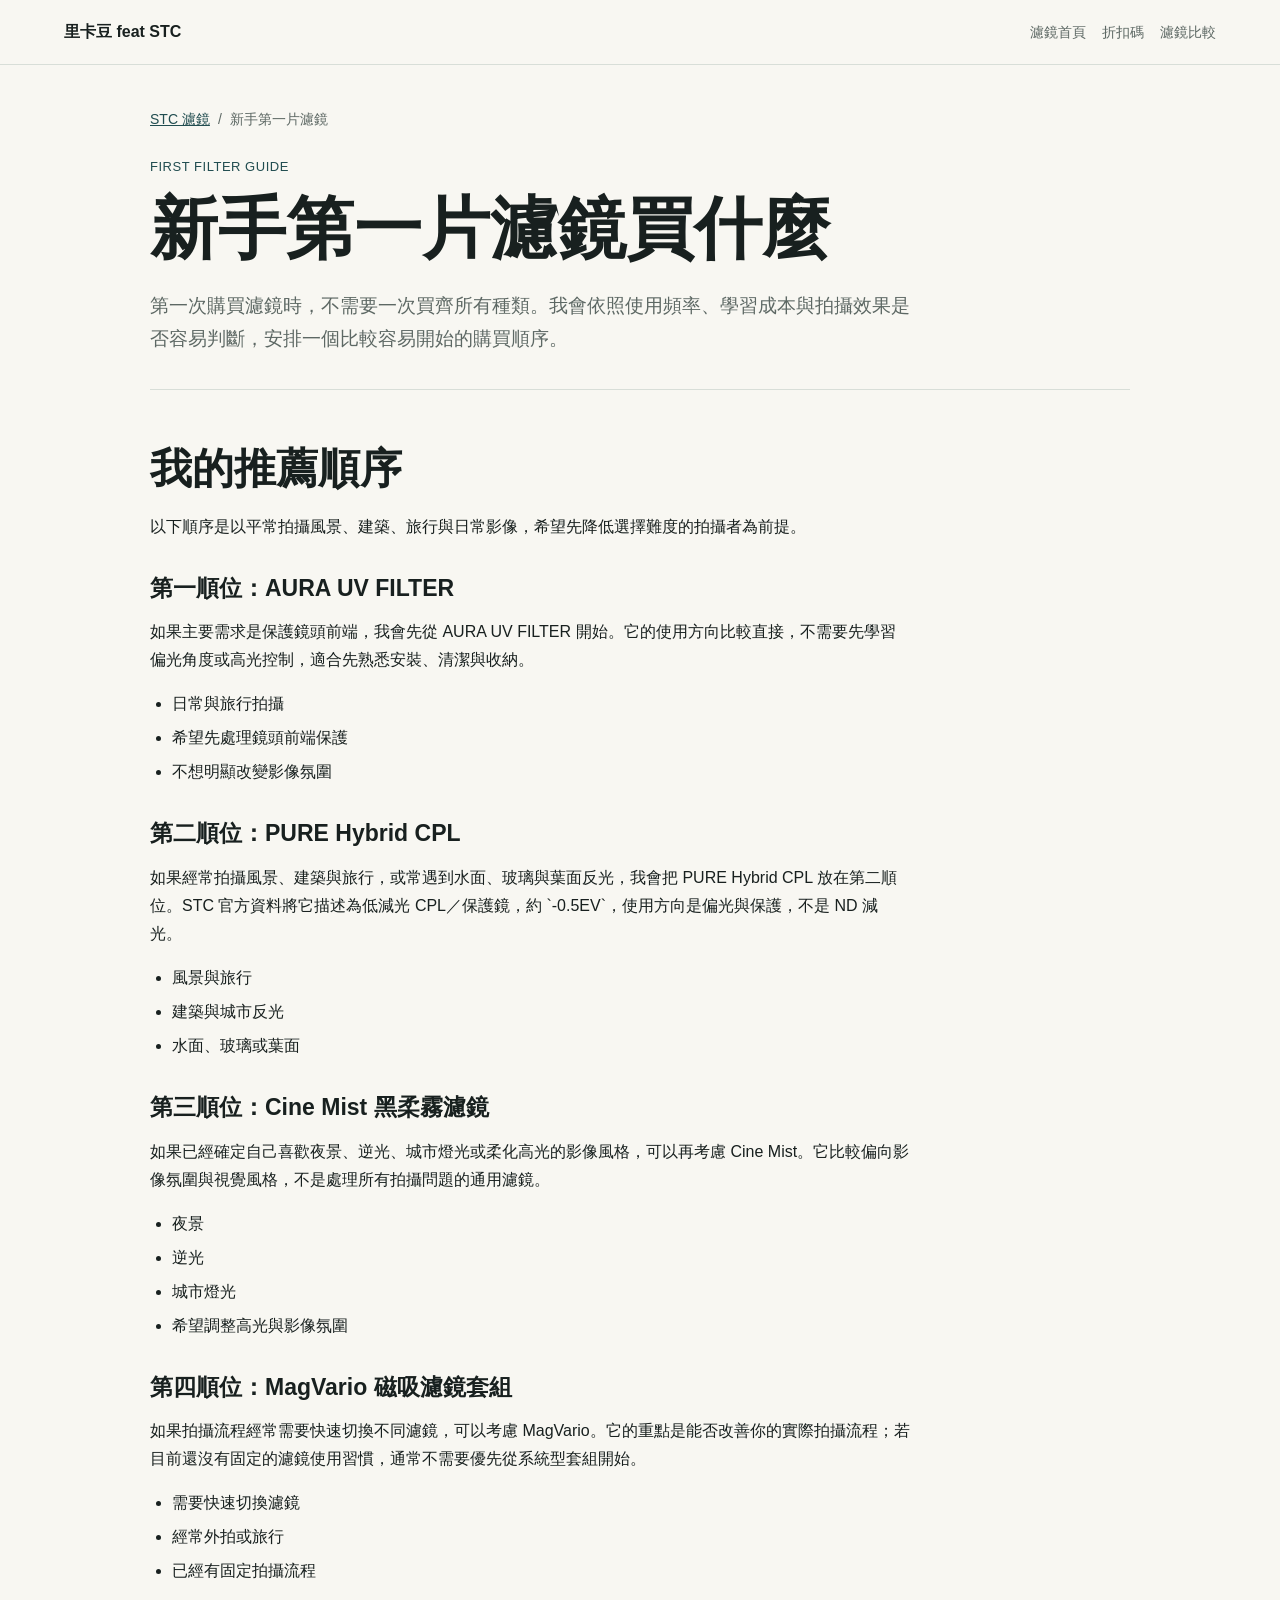
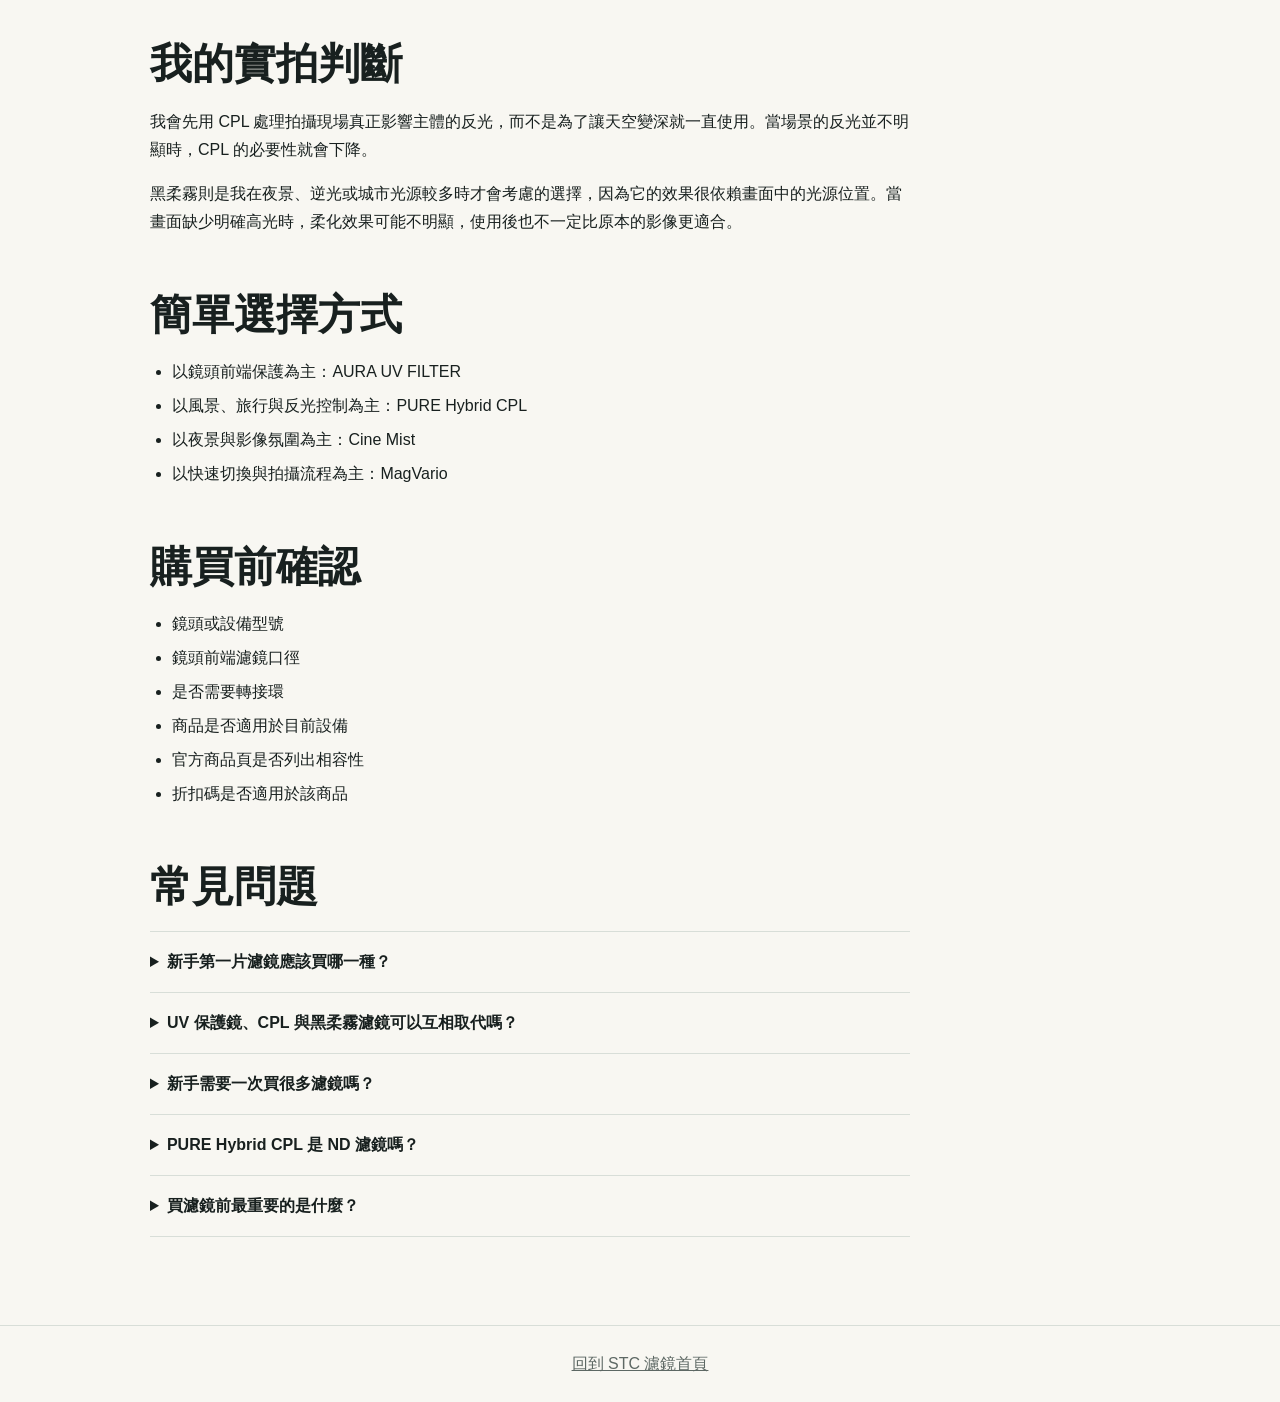
<file: first-filter-guide/index.html>
<!doctype html>
<html lang="zh-Hant">
  <head>
    <meta charset="utf-8">
    <meta name="viewport" content="width=device-width, initial-scale=1">
    <meta name="description" content="第一次購買濾鏡，可以先從拍攝題材與使用需求判斷。本頁整理保護鏡、CPL 與黑柔霧濾鏡的差異，提供新手明確的選擇順序。">
    <title>新手第一片濾鏡買什麼？從拍攝情境開始選擇｜里卡豆</title>
    <meta property="og:title" content="新手第一片濾鏡買什麼？從拍攝情境開始選擇｜里卡豆">
    <meta property="og:description" content="整理保護鏡、CPL 與黑柔霧濾鏡的差異，提供新手明確的選擇順序。">
    <meta property="og:type" content="article">
    <meta property="og:url" content="https://filters.songmatin.com/first-filter-guide/">
    <meta property="og:image" content="https://live.staticflickr.com/65535/55302584686_5efcb80398_b.jpg">
    <meta name="twitter:card" content="summary_large_image">
    <link rel="canonical" href="https://filters.songmatin.com/first-filter-guide/">
    <link rel="stylesheet" href="../assets/css/guide-pages.css">
    <script type="application/ld+json">
      {
        "@context": "https://schema.org",
        "@graph": [
          {
            "@type": "Article",
            "@id": "https://filters.songmatin.com/first-filter-guide/#article",
            "headline": "新手第一片濾鏡買什麼",
            "description": "整理保護鏡、CPL 與黑柔霧濾鏡的差異，提供新手明確的選擇順序。",
            "url": "https://filters.songmatin.com/first-filter-guide/",
            "inLanguage": "zh-Hant-TW",
            "author": { "@type": "Person", "name": "里卡豆 Ricardo" },
            "publisher": { "@type": "Person", "name": "里卡豆 Ricardo" },
            "dateModified": "2026-10-22"
          },
          {
            "@type": "BreadcrumbList",
            "itemListElement": [
              { "@type": "ListItem", "position": 1, "name": "STC 濾鏡", "item": "https://filters.songmatin.com/" },
              { "@type": "ListItem", "position": 2, "name": "新手第一片濾鏡", "item": "https://filters.songmatin.com/first-filter-guide/" }
            ]
          }
        ]
      }
    </script>
    <script async src="https://www.googletagmanager.com/gtag/js?id=G-GJKS8VHB09"></script>
    <script>
      window.dataLayer = window.dataLayer || [];
      function gtag() { dataLayer.push(arguments); }
      gtag("js", new Date());
      gtag("config", "G-GJKS8VHB09");
    </script>
  </head>
  <body class="guide-page" data-page-key="first-filter-guide">
    <header class="guide-header">
      <a class="guide-brand" href="../">里卡豆 feat STC</a>
      <nav class="guide-nav" aria-label="內容導覽">
        <a href="../">濾鏡首頁</a>
        <a href="../stc-discount/">折扣碼</a>
        <a href="../nd-cpl-black-mist-guide/">濾鏡比較</a>
      </nav>
    </header>

    <main class="guide-main">
      <nav class="guide-breadcrumbs" aria-label="麵包屑導覽">
        <a href="../">STC 濾鏡</a><span aria-hidden="true">/</span><span>新手第一片濾鏡</span>
      </nav>
      <article>
        <header class="guide-intro">
          <p class="guide-kicker">First Filter Guide</p>
          <h1>新手第一片濾鏡買什麼</h1>
          <p class="guide-lede">第一次購買濾鏡時，不需要一次買齊所有種類。我會依照使用頻率、學習成本與拍攝效果是否容易判斷，安排一個比較容易開始的購買順序。</p>
        </header>

        <section aria-labelledby="order-title">
          <h2 id="order-title">我的推薦順序</h2>
          <p>以下順序是以平常拍攝風景、建築、旅行與日常影像，希望先降低選擇難度的拍攝者為前提。</p>

          <h3>第一順位：AURA UV FILTER</h3>
          <p>如果主要需求是保護鏡頭前端，我會先從 AURA UV FILTER 開始。它的使用方向比較直接，不需要先學習偏光角度或高光控制，適合先熟悉安裝、清潔與收納。</p>
          <ul><li>日常與旅行拍攝</li><li>希望先處理鏡頭前端保護</li><li>不想明顯改變影像氛圍</li></ul>

          <h3>第二順位：PURE Hybrid CPL</h3>
          <p>如果經常拍攝風景、建築與旅行，或常遇到水面、玻璃與葉面反光，我會把 PURE Hybrid CPL 放在第二順位。STC 官方資料將它描述為低減光 CPL／保護鏡，約 `-0.5EV`，使用方向是偏光與保護，不是 ND 減光。</p>
          <ul><li>風景與旅行</li><li>建築與城市反光</li><li>水面、玻璃或葉面</li></ul>

          <h3>第三順位：Cine Mist 黑柔霧濾鏡</h3>
          <p>如果已經確定自己喜歡夜景、逆光、城市燈光或柔化高光的影像風格，可以再考慮 Cine Mist。它比較偏向影像氛圍與視覺風格，不是處理所有拍攝問題的通用濾鏡。</p>
          <ul><li>夜景</li><li>逆光</li><li>城市燈光</li><li>希望調整高光與影像氛圍</li></ul>

          <h3>第四順位：MagVario 磁吸濾鏡套組</h3>
          <p>如果拍攝流程經常需要快速切換不同濾鏡，可以考慮 MagVario。它的重點是能否改善你的實際拍攝流程；若目前還沒有固定的濾鏡使用習慣，通常不需要優先從系統型套組開始。</p>
          <ul><li>需要快速切換濾鏡</li><li>經常外拍或旅行</li><li>已經有固定拍攝流程</li></ul>
        </section>

        <section aria-labelledby="experience-title">
          <h2 id="experience-title">我的實拍判斷</h2>
          <p>我會先用 CPL 處理拍攝現場真正影響主體的反光，而不是為了讓天空變深就一直使用。當場景的反光並不明顯時，CPL 的必要性就會下降。</p>
          <p>黑柔霧則是我在夜景、逆光或城市光源較多時才會考慮的選擇，因為它的效果很依賴畫面中的光源位置。當畫面缺少明確高光時，柔化效果可能不明顯，使用後也不一定比原本的影像更適合。</p>
        </section>

        <section aria-labelledby="choose-title">
          <h2 id="choose-title">簡單選擇方式</h2>
          <ul>
            <li>以鏡頭前端保護為主：AURA UV FILTER</li>
            <li>以風景、旅行與反光控制為主：PURE Hybrid CPL</li>
            <li>以夜景與影像氛圍為主：Cine Mist</li>
            <li>以快速切換與拍攝流程為主：MagVario</li>
          </ul>
        </section>

        <section aria-labelledby="check-title">
          <h2 id="check-title">購買前確認</h2>
          <ul>
            <li>鏡頭或設備型號</li>
            <li>鏡頭前端濾鏡口徑</li>
            <li>是否需要轉接環</li>
            <li>商品是否適用於目前設備</li>
            <li>官方商品頁是否列出相容性</li>
            <li>折扣碼是否適用於該商品</li>
          </ul>
        </section>

        <section class="guide-faq" aria-labelledby="faq-title">
          <h2 id="faq-title">常見問題</h2>
          <details><summary>新手第一片濾鏡應該買哪一種？</summary><p>如果主要需求是鏡頭前端保護，可以先從 AURA UV FILTER 開始；如果主要拍攝風景、旅行或反光場景，可以優先考慮 PURE Hybrid CPL。</p></details>
          <details><summary>UV 保護鏡、CPL 與黑柔霧濾鏡可以互相取代嗎？</summary><p>不能。三者的使用目的不同，分別偏向鏡頭保護、反光控制與影像氛圍。</p></details>
          <details><summary>新手需要一次買很多濾鏡嗎？</summary><p>不需要。先從最常遇到的拍攝問題開始，確認自己真的會使用，再逐步補充其他類型。</p></details>
          <details><summary>PURE Hybrid CPL 是 ND 濾鏡嗎？</summary><p>不是。STC 官方將 PURE Hybrid CPL 定位為低減光 CPL／保護鏡，ND 則是另外的產品類型。</p></details>
          <details><summary>買濾鏡前最重要的是什麼？</summary><p>先確認設備相容性與鏡頭濾鏡口徑，再依照自己的拍攝題材選擇濾鏡類型。</p></details>
        </section>
      </article>
    </main>

    <footer class="guide-footer"><a href="../">回到 STC 濾鏡首頁</a></footer>
    <script src="../assets/js/main.js"></script>
  </body>
</html>
</file>
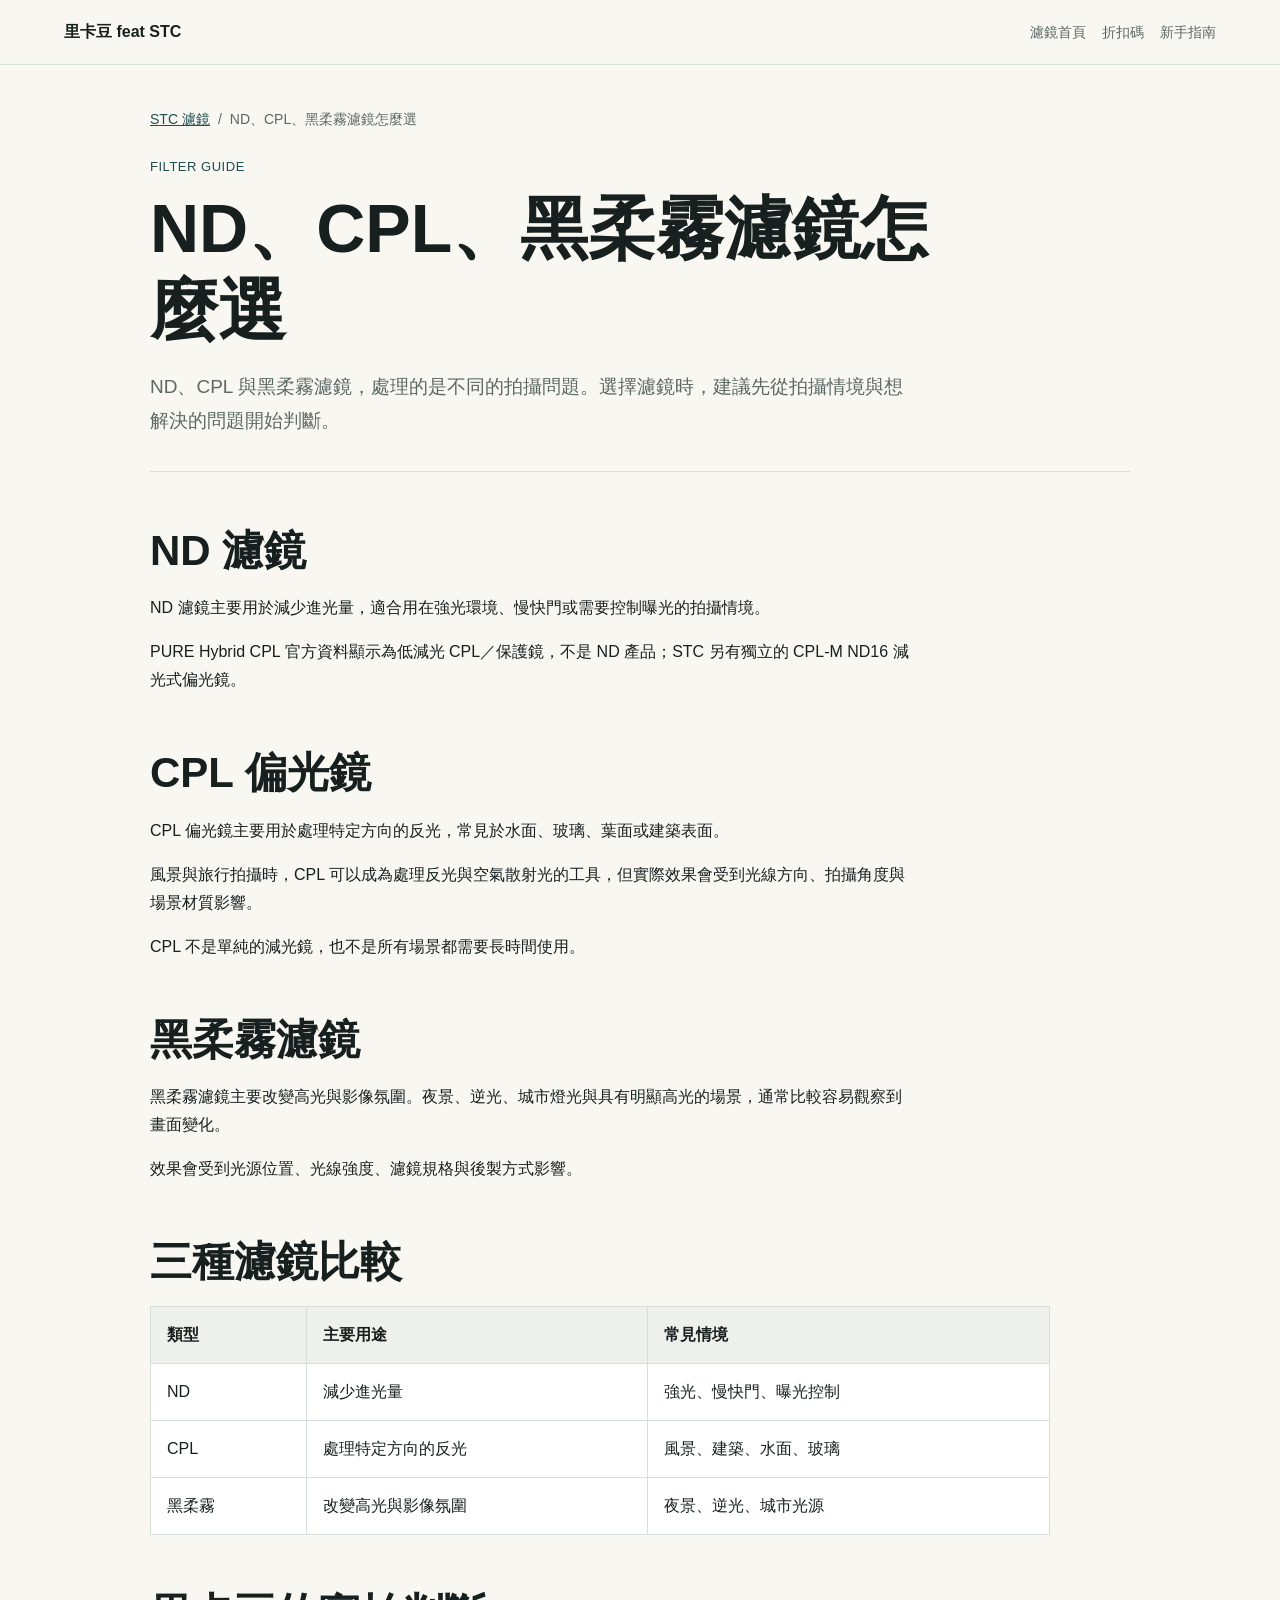
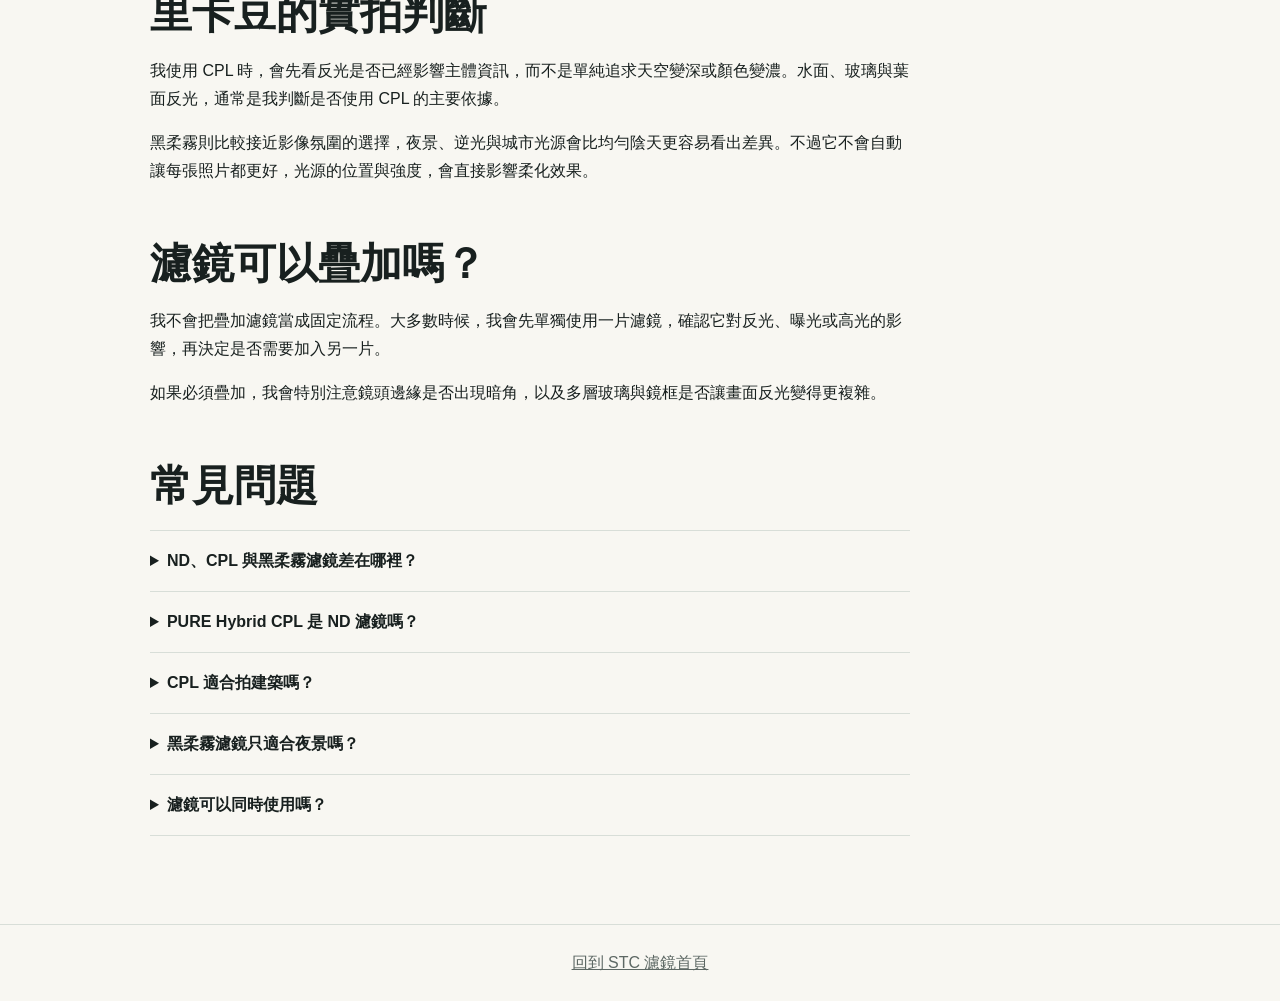
<file: nd-cpl-black-mist-guide/index.html>
<!doctype html>
<html lang="zh-Hant">
  <head>
    <meta charset="utf-8">
    <meta name="viewport" content="width=device-width, initial-scale=1">
    <meta name="description" content="ND、CPL 與黑柔霧濾鏡的用途不同。本頁從風景、建築、旅行與夜景拍攝情境，整理各類濾鏡的選擇方向。">
    <title>ND、CPL、黑柔霧濾鏡怎麼選？拍攝情境比較｜里卡豆</title>
    <meta property="og:title" content="ND、CPL、黑柔霧濾鏡怎麼選？拍攝情境比較｜里卡豆">
    <meta property="og:description" content="從風景、建築、旅行與夜景拍攝情境，整理 ND、CPL 與黑柔霧濾鏡的選擇方向。">
    <meta property="og:type" content="article">
    <meta property="og:url" content="https://filters.songmatin.com/nd-cpl-black-mist-guide/">
    <meta property="og:image" content="https://live.staticflickr.com/65535/55302584686_5efcb80398_b.jpg">
    <meta name="twitter:card" content="summary_large_image">
    <link rel="canonical" href="https://filters.songmatin.com/nd-cpl-black-mist-guide/">
    <link rel="stylesheet" href="../assets/css/guide-pages.css">
    <script type="application/ld+json">
      {
        "@context": "https://schema.org",
        "@graph": [
          {
            "@type": "Article",
            "@id": "https://filters.songmatin.com/nd-cpl-black-mist-guide/#article",
            "headline": "ND、CPL、黑柔霧濾鏡怎麼選",
            "description": "從風景、建築、旅行與夜景拍攝情境，整理 ND、CPL 與黑柔霧濾鏡的選擇方向。",
            "url": "https://filters.songmatin.com/nd-cpl-black-mist-guide/",
            "inLanguage": "zh-Hant-TW",
            "author": { "@type": "Person", "name": "里卡豆 Ricardo" },
            "publisher": { "@type": "Person", "name": "里卡豆 Ricardo" },
            "dateModified": "2026-10-22"
          },
          {
            "@type": "BreadcrumbList",
            "itemListElement": [
              { "@type": "ListItem", "position": 1, "name": "STC 濾鏡", "item": "https://filters.songmatin.com/" },
              { "@type": "ListItem", "position": 2, "name": "ND、CPL、黑柔霧濾鏡怎麼選", "item": "https://filters.songmatin.com/nd-cpl-black-mist-guide/" }
            ]
          }
        ]
      }
    </script>
    <script async src="https://www.googletagmanager.com/gtag/js?id=G-GJKS8VHB09"></script>
    <script>
      window.dataLayer = window.dataLayer || [];
      function gtag() { dataLayer.push(arguments); }
      gtag("js", new Date());
      gtag("config", "G-GJKS8VHB09");
    </script>
  </head>
  <body class="guide-page" data-page-key="nd-cpl-black-mist-guide">
    <header class="guide-header">
      <a class="guide-brand" href="../">里卡豆 feat STC</a>
      <nav class="guide-nav" aria-label="內容導覽">
        <a href="../">濾鏡首頁</a>
        <a href="../stc-discount/">折扣碼</a>
        <a href="../first-filter-guide/">新手指南</a>
      </nav>
    </header>

    <main class="guide-main">
      <nav class="guide-breadcrumbs" aria-label="麵包屑導覽">
        <a href="../">STC 濾鏡</a><span aria-hidden="true">/</span><span>ND、CPL、黑柔霧濾鏡怎麼選</span>
      </nav>
      <article>
        <header class="guide-intro">
          <p class="guide-kicker">Filter Guide</p>
          <h1>ND、CPL、黑柔霧濾鏡怎麼選</h1>
          <p class="guide-lede">ND、CPL 與黑柔霧濾鏡，處理的是不同的拍攝問題。選擇濾鏡時，建議先從拍攝情境與想解決的問題開始判斷。</p>
        </header>

        <section aria-labelledby="nd-title">
          <h2 id="nd-title">ND 濾鏡</h2>
          <p>ND 濾鏡主要用於減少進光量，適合用在強光環境、慢快門或需要控制曝光的拍攝情境。</p>
          <p>PURE Hybrid CPL 官方資料顯示為低減光 CPL／保護鏡，不是 ND 產品；STC 另有獨立的 CPL-M ND16 減光式偏光鏡。</p>
        </section>

        <section aria-labelledby="cpl-title">
          <h2 id="cpl-title">CPL 偏光鏡</h2>
          <p>CPL 偏光鏡主要用於處理特定方向的反光，常見於水面、玻璃、葉面或建築表面。</p>
          <p>風景與旅行拍攝時，CPL 可以成為處理反光與空氣散射光的工具，但實際效果會受到光線方向、拍攝角度與場景材質影響。</p>
          <p>CPL 不是單純的減光鏡，也不是所有場景都需要長時間使用。</p>
        </section>

        <section aria-labelledby="mist-title">
          <h2 id="mist-title">黑柔霧濾鏡</h2>
          <p>黑柔霧濾鏡主要改變高光與影像氛圍。夜景、逆光、城市燈光與具有明顯高光的場景，通常比較容易觀察到畫面變化。</p>
          <p>效果會受到光源位置、光線強度、濾鏡規格與後製方式影響。</p>
        </section>

        <section aria-labelledby="compare-title">
          <h2 id="compare-title">三種濾鏡比較</h2>
          <div class="guide-table-wrap">
            <table>
              <thead><tr><th>類型</th><th>主要用途</th><th>常見情境</th></tr></thead>
              <tbody>
                <tr><td>ND</td><td>減少進光量</td><td>強光、慢快門、曝光控制</td></tr>
                <tr><td>CPL</td><td>處理特定方向的反光</td><td>風景、建築、水面、玻璃</td></tr>
                <tr><td>黑柔霧</td><td>改變高光與影像氛圍</td><td>夜景、逆光、城市光源</td></tr>
              </tbody>
            </table>
          </div>
        </section>

        <section aria-labelledby="experience-title">
          <h2 id="experience-title">里卡豆的實拍判斷</h2>
          <p>我使用 CPL 時，會先看反光是否已經影響主體資訊，而不是單純追求天空變深或顏色變濃。水面、玻璃與葉面反光，通常是我判斷是否使用 CPL 的主要依據。</p>
          <p>黑柔霧則比較接近影像氛圍的選擇，夜景、逆光與城市光源會比均勻陰天更容易看出差異。不過它不會自動讓每張照片都更好，光源的位置與強度，會直接影響柔化效果。</p>
        </section>

        <section aria-labelledby="stack-title">
          <h2 id="stack-title">濾鏡可以疊加嗎？</h2>
          <p>我不會把疊加濾鏡當成固定流程。大多數時候，我會先單獨使用一片濾鏡，確認它對反光、曝光或高光的影響，再決定是否需要加入另一片。</p>
          <p>如果必須疊加，我會特別注意鏡頭邊緣是否出現暗角，以及多層玻璃與鏡框是否讓畫面反光變得更複雜。</p>
        </section>

        <section class="guide-faq" aria-labelledby="faq-title">
          <h2 id="faq-title">常見問題</h2>
          <details><summary>ND、CPL 與黑柔霧濾鏡差在哪裡？</summary><p>ND 主要控制進光量，CPL 主要處理特定方向的反光，黑柔霧濾鏡則改變高光與影像氛圍。</p></details>
          <details><summary>PURE Hybrid CPL 是 ND 濾鏡嗎？</summary><p>不是。STC 官方將 PURE Hybrid CPL 定位為低減光 CPL／保護鏡，ND 產品則是另外的產品類型。</p></details>
          <details><summary>CPL 適合拍建築嗎？</summary><p>建築拍攝可能遇到玻璃、金屬或其他反光表面。CPL 是否適合，要看當時光線方向與拍攝角度。</p></details>
          <details><summary>黑柔霧濾鏡只適合夜景嗎？</summary><p>不一定。逆光、城市燈光與其他具有明顯高光的場景，也可能觀察到不同效果。</p></details>
          <details><summary>濾鏡可以同時使用嗎？</summary><p>可以依照拍攝需求考慮，但需要注意鏡頭口徑、鏡框厚度、暗角與反光問題。實際使用時，先單獨測試通常比較容易控制結果。</p></details>
        </section>
      </article>
    </main>

    <footer class="guide-footer"><a href="../">回到 STC 濾鏡首頁</a></footer>
    <script src="../assets/js/main.js"></script>
  </body>
</html>
</file>
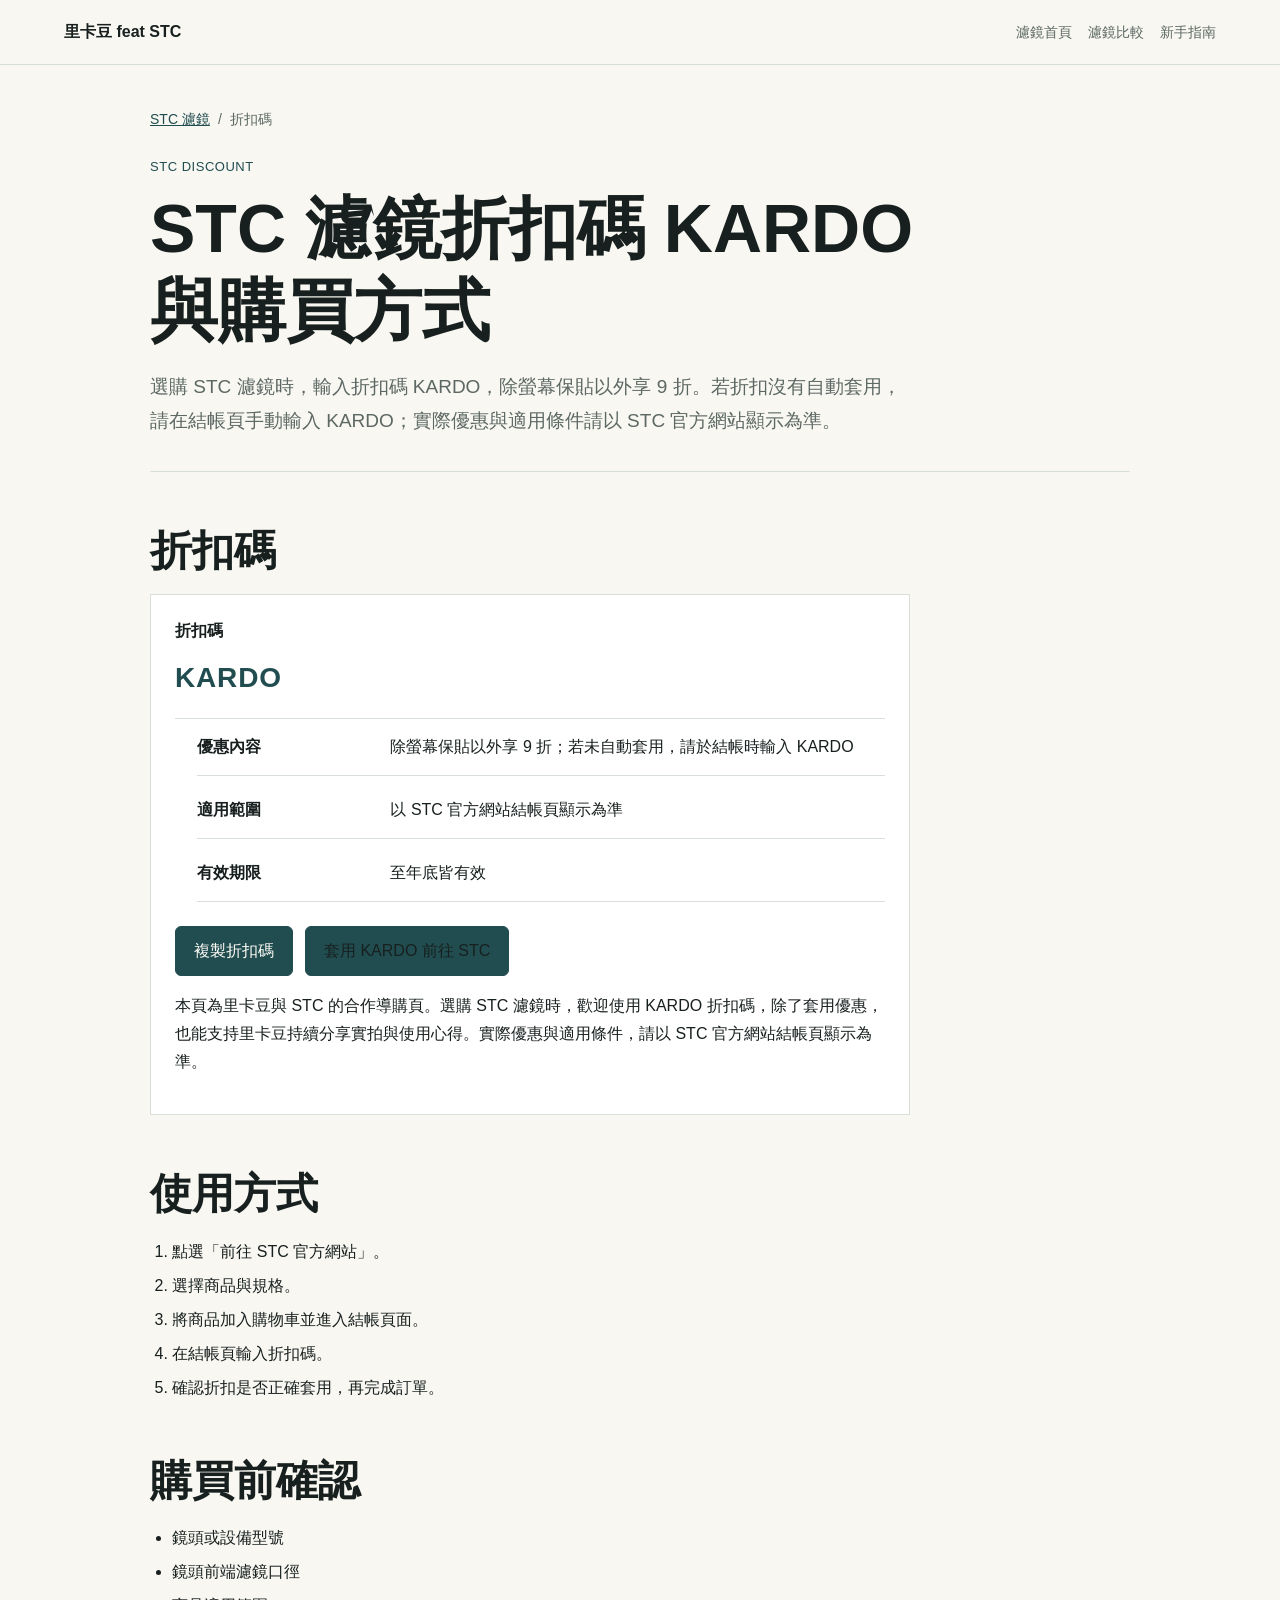
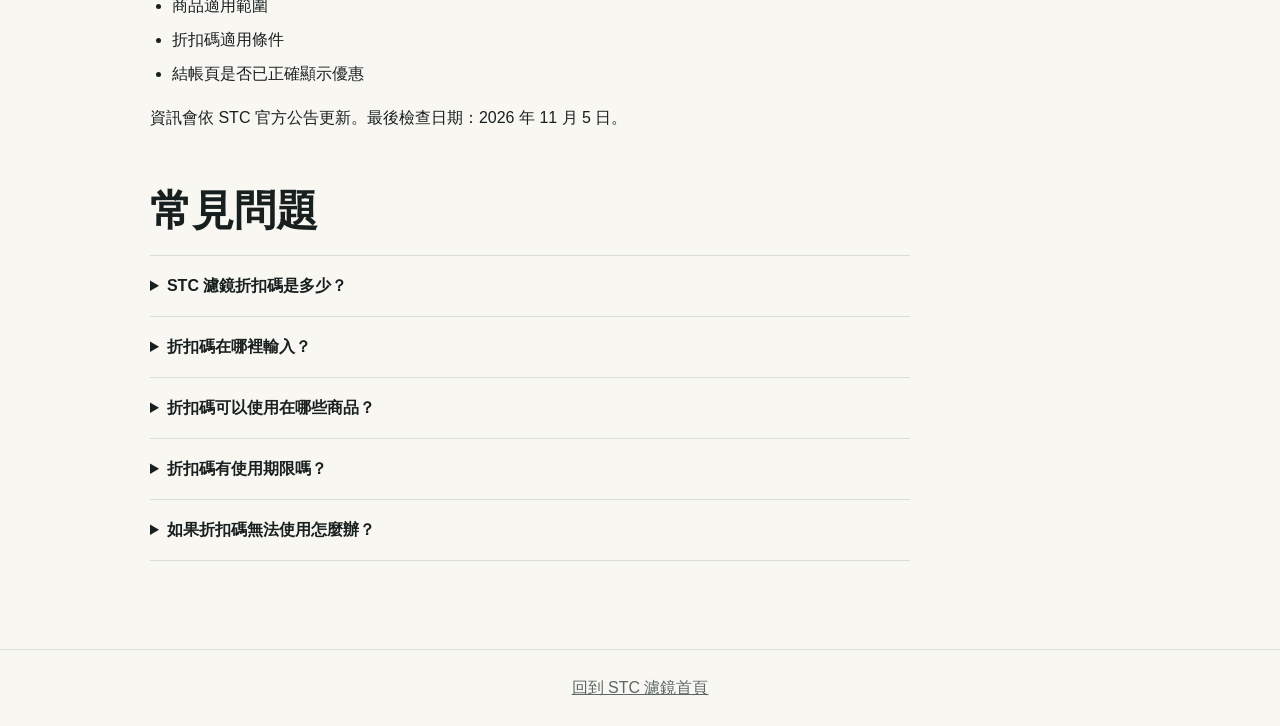
<file: stc-discount/index.html>
<!doctype html>
<html lang="zh-Hant">
  <head>
    <meta charset="utf-8">
    <meta name="viewport" content="width=device-width, initial-scale=1">
    <meta name="description" content="STC 濾鏡折扣碼 KARDO：除螢幕保貼以外享 9 折。查看使用方式、適用條件與前往 STC 官方網站的導購連結。">
    <title>STC 濾鏡折扣碼 KARDO｜里卡豆合作優惠與購買方式</title>
    <meta property="og:title" content="STC 濾鏡折扣碼 KARDO｜里卡豆合作優惠與購買方式">
    <meta property="og:description" content="STC 濾鏡折扣碼 KARDO，除螢幕保貼以外享 9 折。查看使用方式與官方購買入口。">
    <meta property="og:type" content="article">
    <meta property="og:url" content="https://filters.songmatin.com/stc-discount/">
    <meta property="og:image" content="https://live.staticflickr.com/65535/55302584686_5efcb80398_b.jpg">
    <meta name="twitter:card" content="summary_large_image">
    <link rel="canonical" href="https://filters.songmatin.com/stc-discount/">
    <link rel="stylesheet" href="../assets/css/guide-pages.css">
    <script type="application/ld+json">
      {
        "@context": "https://schema.org",
        "@graph": [
          {
            "@type": "Article",
            "@id": "https://filters.songmatin.com/stc-discount/#article",
            "headline": "STC 濾鏡折扣碼 KARDO 與購買方式",
            "description": "STC 濾鏡折扣碼 KARDO，除螢幕保貼以外享 9 折；查看使用方式與官方購買入口。",
            "url": "https://filters.songmatin.com/stc-discount/",
            "inLanguage": "zh-Hant-TW",
            "author": { "@type": "Person", "name": "里卡豆 Ricardo" },
            "publisher": { "@type": "Person", "name": "里卡豆 Ricardo" },
            "dateModified": "2026-11-05"
          },
          {
            "@type": "BreadcrumbList",
            "itemListElement": [
              { "@type": "ListItem", "position": 1, "name": "STC 濾鏡", "item": "https://filters.songmatin.com/" },
              { "@type": "ListItem", "position": 2, "name": "STC 濾鏡折扣碼", "item": "https://filters.songmatin.com/stc-discount/" }
            ]
          }
        ]
      }
    </script>
    <script async src="https://www.googletagmanager.com/gtag/js?id=G-GJKS8VHB09"></script>
    <script>
      window.dataLayer = window.dataLayer || [];
      function gtag() { dataLayer.push(arguments); }
      gtag("js", new Date());
      gtag("config", "G-GJKS8VHB09");
    </script>
  </head>
  <body class="guide-page" data-page-key="stc-discount">
    <header class="guide-header">
      <a class="guide-brand" href="../">里卡豆 feat STC</a>
      <nav class="guide-nav" aria-label="內容導覽">
        <a href="../">濾鏡首頁</a>
        <a href="../nd-cpl-black-mist-guide/">濾鏡比較</a>
        <a href="../first-filter-guide/">新手指南</a>
      </nav>
    </header>

    <main class="guide-main">
      <nav class="guide-breadcrumbs" aria-label="麵包屑導覽">
        <a href="../">STC 濾鏡</a><span aria-hidden="true">/</span><span>折扣碼</span>
      </nav>

      <article>
        <header class="guide-intro">
          <p class="guide-kicker">STC Discount</p>
          <h1>STC 濾鏡折扣碼 KARDO 與購買方式</h1>
          <p class="guide-lede">選購 STC 濾鏡時，輸入折扣碼 KARDO，除螢幕保貼以外享 9 折。若折扣沒有自動套用，請在結帳頁手動輸入 KARDO；實際優惠與適用條件請以 STC 官方網站顯示為準。</p>
        </header>

        <section aria-labelledby="discount-code-title">
          <h2 id="discount-code-title">折扣碼</h2>
          <div class="guide-code-card">
            <strong>折扣碼</strong>
            <span class="guide-code-value">KARDO</span>
            <ul class="guide-detail-list">
              <li><strong>優惠內容</strong><span>除螢幕保貼以外享 9 折；若未自動套用，請於結帳時輸入 KARDO</span></li>
              <li><strong>適用範圍</strong><span>以 STC 官方網站結帳頁顯示為準</span></li>
              <li><strong>有效期限</strong><span>至年底皆有效</span></li>
            </ul>
            <div class="guide-cta-row">
              <button class="guide-button" type="button" data-copy-discount="KARDO">複製折扣碼</button>
              <a class="guide-button" data-button-position="discount_page_stc" href="https://tw.stcoptics.com/discount/KARDO?redirect=%2Fcollections%2Flens-filters-1" rel="noopener" target="_blank">套用 KARDO 前往 STC</a>
            </div>
            <p>本頁為里卡豆與 STC 的合作導購頁。選購 STC 濾鏡時，歡迎使用 KARDO 折扣碼，除了套用優惠，也能支持里卡豆持續分享實拍與使用心得。實際優惠與適用條件，請以 STC 官方網站結帳頁顯示為準。</p>
          </div>
        </section>

        <section aria-labelledby="how-to-use-title">
          <h2 id="how-to-use-title">使用方式</h2>
          <ol>
            <li>點選「前往 STC 官方網站」。</li>
            <li>選擇商品與規格。</li>
            <li>將商品加入購物車並進入結帳頁面。</li>
            <li>在結帳頁輸入折扣碼。</li>
            <li>確認折扣是否正確套用，再完成訂單。</li>
          </ol>
        </section>

        <section aria-labelledby="before-buy-title">
          <h2 id="before-buy-title">購買前確認</h2>
          <ul>
            <li>鏡頭或設備型號</li>
            <li>鏡頭前端濾鏡口徑</li>
            <li>商品適用範圍</li>
            <li>折扣碼適用條件</li>
            <li>結帳頁是否已正確顯示優惠</li>
          </ul>
          <p>資訊會依 STC 官方公告更新。最後檢查日期：2026 年 11 月 5 日。</p>
        </section>

        <section class="guide-faq" aria-labelledby="faq-title">
          <h2 id="faq-title">常見問題</h2>
          <details><summary>STC 濾鏡折扣碼是多少？</summary><p>目前折扣碼為：KARDO。實際適用方式與優惠內容，請以 STC 官方網站結帳頁顯示為準。</p></details>
          <details><summary>折扣碼在哪裡輸入？</summary><p>請在 STC 官方網站結帳頁輸入折扣碼，並確認優惠是否已正確套用。</p></details>
          <details><summary>折扣碼可以使用在哪些商品？</summary><p>請依 STC 官方網站結帳頁顯示的適用條件為準。</p></details>
          <details><summary>折扣碼有使用期限嗎？</summary><p>目前至年底皆有效；實際狀態仍以 STC 官方網站結帳頁顯示為準。</p></details>
          <details><summary>如果折扣碼無法使用怎麼辦？</summary><p>請先確認商品不是螢幕保貼，再於結帳頁輸入 KARDO；實際優惠與適用條件，請以 STC 官方網站結帳頁顯示為準。</p></details>
        </section>
      </article>
    </main>

    <footer class="guide-footer"><a href="../">回到 STC 濾鏡首頁</a></footer>
    <script src="../assets/js/main.js"></script>
  </body>
</html>
</file>
<file: assets/css/guide-pages.css>
:root {
  --guide-ink: #18201f;
  --guide-muted: #5d6864;
  --guide-line: #d8ded8;
  --guide-paper: #f8f7f2;
  --guide-surface: #ffffff;
  --guide-accent: #2f6f73;
  --guide-accent-dark: #214d50;
  --guide-latin: "Allomira - Professional Modern Sans", "Allomira", "Avenir Next", "Helvetica Neue", Arial, sans-serif;
  --guide-zh: "金萱 3 分糖", "金萱三分糖", "Jin Xuan 3", "jf-jinxuan", "Noto Sans TC", -apple-system, BlinkMacSystemFont, "Segoe UI", sans-serif;
}

.guide-page {
  margin: 0;
  background: var(--guide-paper);
  color: var(--guide-ink);
  font-family: var(--guide-zh);
  line-height: 1.75;
}

.guide-page * {
  box-sizing: border-box;
}

.guide-page a {
  color: inherit;
}

.guide-header {
  position: sticky;
  top: 0;
  z-index: 10;
  display: flex;
  align-items: center;
  justify-content: space-between;
  gap: 24px;
  padding: 18px clamp(20px, 5vw, 64px);
  background: rgba(248, 247, 242, 0.94);
  border-bottom: 1px solid var(--guide-line);
  backdrop-filter: blur(16px);
}

.guide-brand {
  font-weight: 700;
  text-decoration: none;
}

.guide-nav {
  display: flex;
  flex-wrap: wrap;
  gap: 16px;
  color: var(--guide-muted);
  font-size: 14px;
}

.guide-nav a {
  text-decoration: none;
}

.guide-main {
  width: min(100% - 40px, 980px);
  margin: 0 auto;
  padding: 42px 0 88px;
}

.guide-breadcrumbs {
  display: flex;
  flex-wrap: wrap;
  gap: 8px;
  margin-bottom: 24px;
  color: var(--guide-muted);
  font-size: 14px;
}

.guide-breadcrumbs a {
  color: var(--guide-accent-dark);
}

.guide-intro {
  margin-bottom: 44px;
  padding-bottom: 34px;
  border-bottom: 1px solid var(--guide-line);
}

.guide-kicker {
  margin: 0 0 10px;
  color: var(--guide-accent-dark);
  font-family: var(--guide-latin);
  font-size: 13px;
  letter-spacing: 0.04em;
  text-transform: uppercase;
}

.guide-page h1,
.guide-page h2,
.guide-page h3 {
  line-height: 1.2;
}

.guide-page h1 {
  max-width: 780px;
  margin: 0 0 18px;
  font-size: clamp(36px, 6vw, 68px);
}

.guide-page h2 {
  margin: 54px 0 18px;
  font-size: clamp(26px, 4vw, 42px);
}

.guide-page h3 {
  margin: 34px 0 10px;
  font-size: 23px;
}

.guide-lede {
  max-width: 760px;
  margin-bottom: 0;
  color: var(--guide-muted);
  font-size: 19px;
}

.guide-page p {
  max-width: 760px;
}

.guide-page ul,
.guide-page ol {
  max-width: 760px;
  padding-left: 1.4em;
}

.guide-page li + li {
  margin-top: 6px;
}

.guide-disclosure,
.guide-code-card,
.guide-callout {
  max-width: 760px;
  padding: 22px 24px;
  border: 1px solid var(--guide-line);
  background: var(--guide-surface);
}

.guide-disclosure {
  margin-top: 28px;
  color: var(--guide-muted);
}

.guide-code-card {
  margin-top: 14px;
}

.guide-code-value {
  display: block;
  margin: 8px 0 16px;
  color: var(--guide-accent-dark);
  font-family: var(--guide-latin);
  font-size: 28px;
  font-weight: 700;
  letter-spacing: 0.03em;
}

.guide-detail-list {
  max-width: 760px;
  margin: 0;
  padding: 0;
  list-style: none;
  border-top: 1px solid var(--guide-line);
}

.guide-detail-list li {
  display: grid;
  grid-template-columns: minmax(130px, 0.35fr) 1fr;
  gap: 20px;
  padding: 14px 0;
  border-bottom: 1px solid var(--guide-line);
}

.guide-detail-list strong {
  font-weight: 700;
}

.guide-button,
.guide-text-link {
  display: inline-flex;
  align-items: center;
  min-height: 44px;
  padding: 10px 18px;
  border-radius: 6px;
  font-weight: 700;
  text-decoration: none;
}

.guide-button {
  border: 1px solid var(--guide-accent-dark);
  background: var(--guide-accent-dark);
  color: #fffdf7;
  cursor: pointer;
  font: inherit;
}

.guide-button:hover,
.guide-button:focus-visible {
  background: var(--guide-accent);
}

.guide-button[aria-disabled="true"] {
  cursor: not-allowed;
  opacity: 0.62;
}

.guide-text-link {
  color: var(--guide-accent-dark);
  border: 1px solid var(--guide-line);
}

.guide-cta-row {
  display: flex;
  flex-wrap: wrap;
  gap: 12px;
  margin-top: 24px;
}

.guide-table-wrap {
  max-width: 900px;
  overflow-x: auto;
}

.guide-page table {
  width: 100%;
  min-width: 600px;
  border-collapse: collapse;
  background: var(--guide-surface);
}

.guide-page th,
.guide-page td {
  padding: 14px 16px;
  border: 1px solid var(--guide-line);
  text-align: left;
  vertical-align: top;
}

.guide-page th {
  background: #eef1eb;
}

.guide-faq {
  max-width: 760px;
}

.guide-faq details {
  border-top: 1px solid var(--guide-line);
}

.guide-faq details:last-child {
  border-bottom: 1px solid var(--guide-line);
}

.guide-faq summary {
  padding: 16px 0;
  cursor: pointer;
  font-weight: 700;
}

.guide-faq details p {
  margin: 0 0 18px;
  color: var(--guide-muted);
}

.guide-footer {
  padding: 24px 20px;
  color: var(--guide-muted);
  border-top: 1px solid var(--guide-line);
  text-align: center;
}

@media (max-width: 700px) {
  .guide-header {
    align-items: flex-start;
    flex-direction: column;
    gap: 10px;
  }

  .guide-nav {
    gap: 10px 14px;
  }

  .guide-main {
    width: min(100% - 28px, 980px);
    padding-top: 28px;
  }

  .guide-page h1 {
    font-size: clamp(34px, 11vw, 52px);
  }

  .guide-detail-list li {
    grid-template-columns: 1fr;
    gap: 2px;
  }

  .guide-button,
  .guide-text-link {
    width: 100%;
    justify-content: center;
  }
}
</file>
